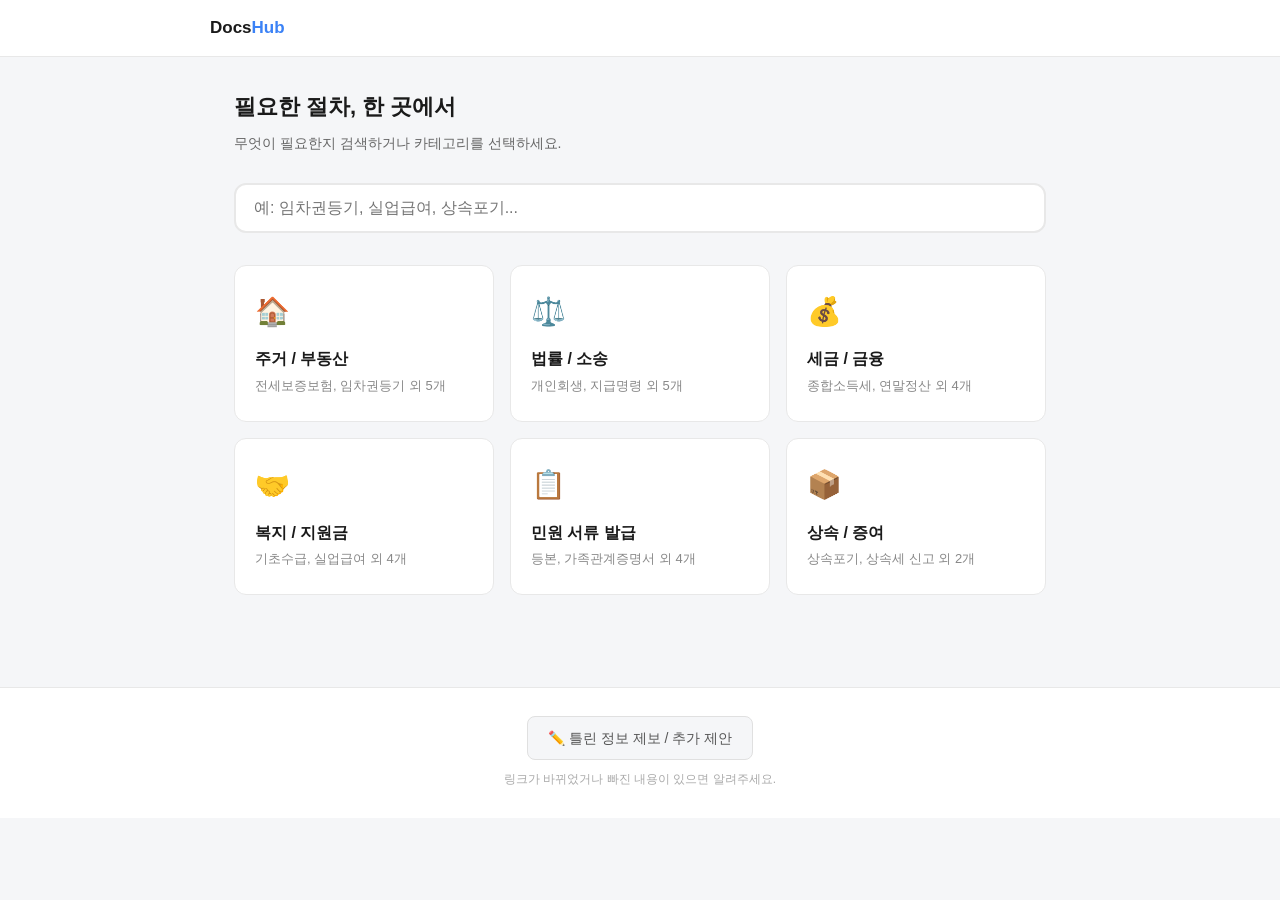
<file: index.html>
<!DOCTYPE html>
<html lang="ko">
<head>
  <meta charset="UTF-8" />
  <meta name="viewport" content="width=device-width, initial-scale=1.0" />
  <title>Docs Hub — 행정절차 링크 허브</title>
  <meta name="description" content="전세보증보험, 임차권등기, 개인회생 등 복잡한 행정절차에 필요한 서류와 공식 발급 링크를 한 곳에서 확인하세요." />
  <meta name="keywords" content="행정절차, 서류발급, 전세보증보험, 임차권등기, 개인회생, 상속포기, 실업급여, 정부24" />
  <meta property="og:title" content="Docs Hub — 행정절차 링크 허브" />
  <meta property="og:description" content="필요한 서류와 발급 링크를 한 곳에서. 복잡한 행정절차를 쉽게." />
  <meta property="og:type" content="website" />
  <meta property="og:url" content="https://marusuk89.github.io/Docs-hub/" />
  <link rel="sitemap" type="application/xml" href="/Docs-hub/sitemap.xml" />
  <link rel="stylesheet" href="style.css" />
  <!-- Google Analytics -->
  <script async src="https://www.googletagmanager.com/gtag/js?id=G-3PV09GTVSR"></script>
  <script>
    window.dataLayer = window.dataLayer || [];
    function gtag(){dataLayer.push(arguments);}
    gtag('js', new Date());
    gtag('config', 'G-3PV09GTVSR');
  </script>
</head>
<body>

<header>
  <div class="header-inner">
    <a class="logo" href="index.html">Docs<span>Hub</span></a>
  </div>
</header>

<main class="container">
  <h1 class="page-title">필요한 절차, 한 곳에서</h1>
  <p class="page-desc">무엇이 필요한지 검색하거나 카테고리를 선택하세요.</p>

  <div id="search-wrapper">
    <input
      id="search-input"
      type="text"
      placeholder="예: 임차권등기, 실업급여, 상속포기..."
      autocomplete="off"
    />
    <div id="search-results"></div>
  </div>

  <div class="category-grid">
    <a class="category-card" href="housing.html">
      <div class="category-icon">🏠</div>
      <div class="category-name">주거 / 부동산</div>
      <div class="category-count">전세보증보험, 임차권등기 외 5개</div>
    </a>

    <a class="category-card" href="legal.html">
      <div class="category-icon">⚖️</div>
      <div class="category-name">법률 / 소송</div>
      <div class="category-count">개인회생, 지급명령 외 5개</div>
    </a>

    <a class="category-card" href="tax.html">
      <div class="category-icon">💰</div>
      <div class="category-name">세금 / 금융</div>
      <div class="category-count">종합소득세, 연말정산 외 4개</div>
    </a>

    <a class="category-card" href="welfare.html">
      <div class="category-icon">🤝</div>
      <div class="category-name">복지 / 지원금</div>
      <div class="category-count">기초수급, 실업급여 외 4개</div>
    </a>

    <a class="category-card" href="documents.html">
      <div class="category-icon">📋</div>
      <div class="category-name">민원 서류 발급</div>
      <div class="category-count">등본, 가족관계증명서 외 4개</div>
    </a>

    <a class="category-card" href="inheritance.html">
      <div class="category-icon">📦</div>
      <div class="category-name">상속 / 증여</div>
      <div class="category-count">상속포기, 상속세 신고 외 2개</div>
    </a>
  </div>
</main>

<script src="search.js?v=2"></script>

<footer>
  <a class="report-btn" href="https://docs.google.com/forms/d/e/1FAIpQLSfH0iR4PAqB8yqGkvp59rIjJJzAT-huLLNUOlIEdWyUlPDl6w/viewform?usp=publish-editor" target="_blank" rel="noopener">
    ✏️ 틀린 정보 제보 / 추가 제안
  </a>
  <p class="footer-note">링크가 바뀌었거나 빠진 내용이 있으면 알려주세요.</p>
</footer>
</body>
</html>
</file>
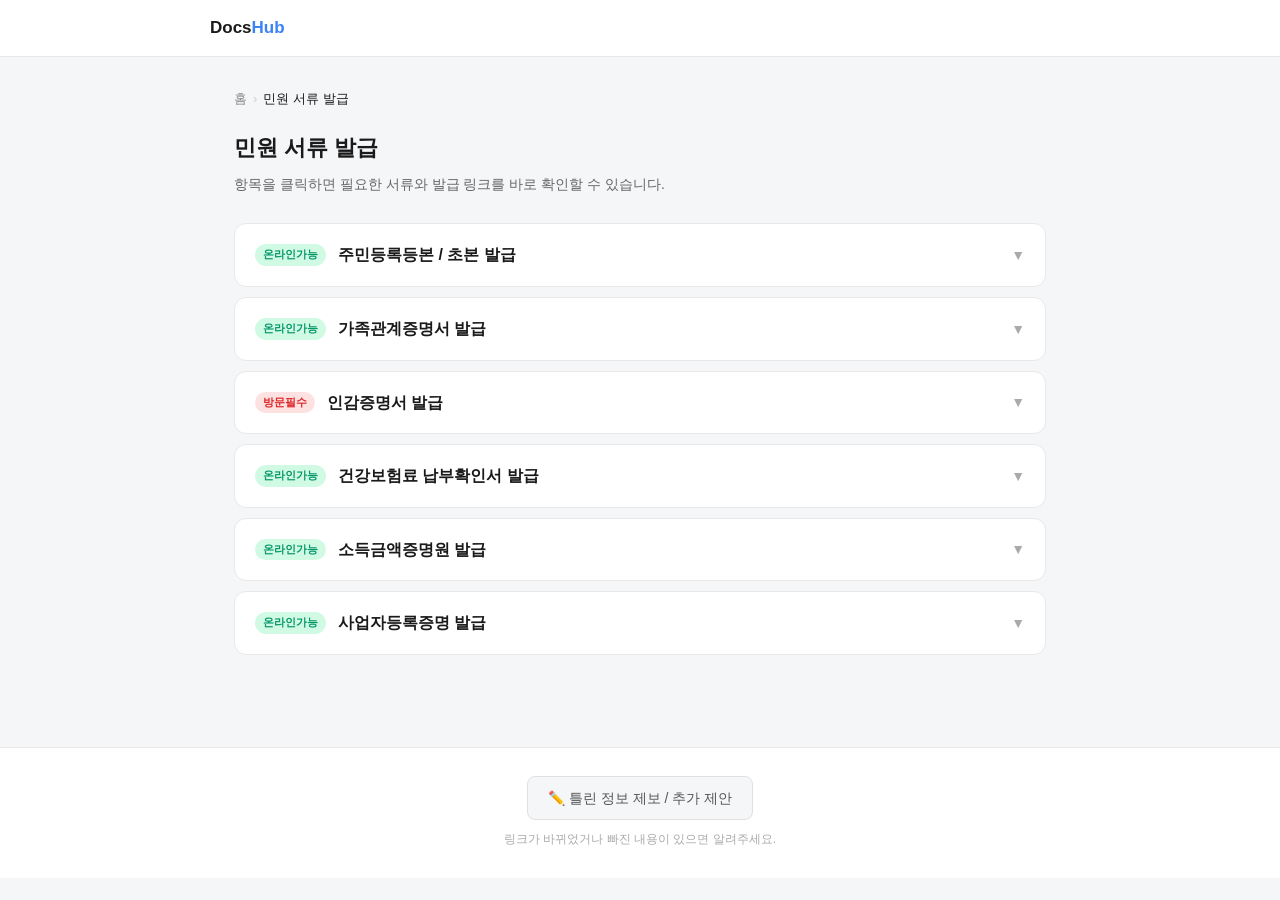
<file: documents.html>
<!DOCTYPE html>
<html lang="ko">
<head>
  <meta charset="UTF-8" />
  <meta name="viewport" content="width=device-width, initial-scale=1.0" />
  <title>민원 서류 발급 — Docs Hub</title>
  <meta name="description" content="주민등록등본, 가족관계증명서, 인감증명서, 소득금액증명원 등 자주 쓰는 민원 서류 발급처와 링크 모음." />
  <meta property="og:title" content="민원 서류 발급 — Docs Hub" />
  <meta property="og:description" content="등본·가족관계증명서 등 민원 서류를 어디서 받는지 한 곳에서 확인." />
  <link rel="stylesheet" href="style.css" />
  <!-- Google Analytics -->
  <script async src="https://www.googletagmanager.com/gtag/js?id=G-3PV09GTVSR"></script>
  <script>
    window.dataLayer = window.dataLayer || [];
    function gtag(){dataLayer.push(arguments);}
    gtag('js', new Date());
    gtag('config', 'G-3PV09GTVSR');
  </script>
</head>
<body>

<header>
  <div class="header-inner">
    <a class="logo" href="index.html">Docs<span>Hub</span></a>
  </div>
</header>

<main class="container">
  <div class="breadcrumb">
    <a href="index.html">홈</a>
    <span class="sep">›</span>
    <span class="current">민원 서류 발급</span>
  </div>

  <h1 class="page-title">민원 서류 발급</h1>
  <p class="page-desc">항목을 클릭하면 필요한 서류와 발급 링크를 바로 확인할 수 있습니다.</p>

  <div class="procedure-list" id="procedure-list"></div>
</main>

<script>const DATA_FILE = './data/documents.json';</script>
<script src="main.js?v=2"></script>

<footer>
  <a class="report-btn" href="https://docs.google.com/forms/d/e/1FAIpQLSfH0iR4PAqB8yqGkvp59rIjJJzAT-huLLNUOlIEdWyUlPDl6w/viewform?usp=publish-editor" target="_blank" rel="noopener">
    ✏️ 틀린 정보 제보 / 추가 제안
  </a>
  <p class="footer-note">링크가 바뀌었거나 빠진 내용이 있으면 알려주세요.</p>
</footer>
</body>
</html>
</file>
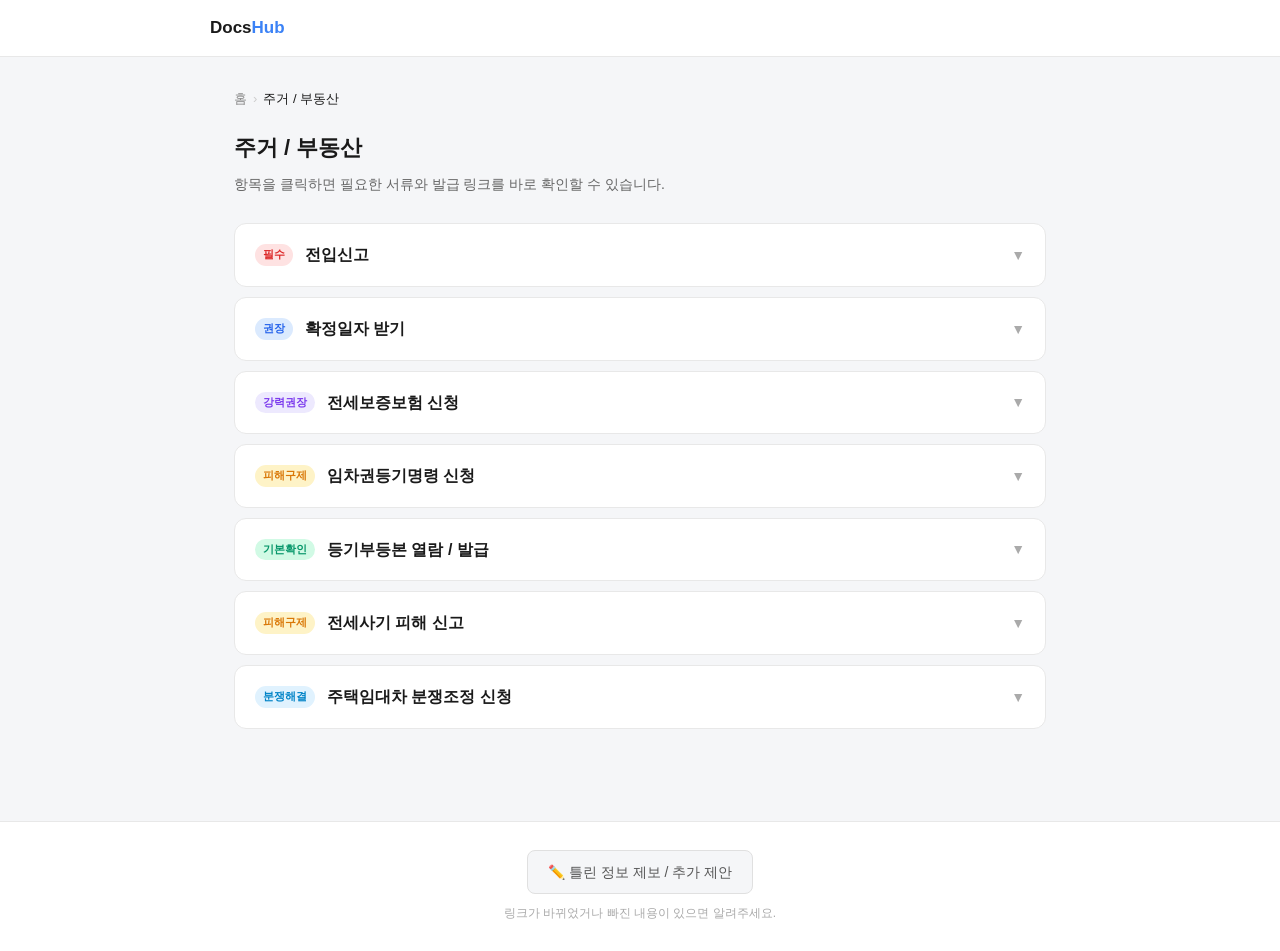
<file: housing.html>
<!DOCTYPE html>
<html lang="ko">
<head>
  <meta charset="UTF-8" />
  <meta name="viewport" content="width=device-width, initial-scale=1.0" />
  <title>주거 / 부동산 — Docs Hub</title>
  <meta name="description" content="전입신고, 확정일자, 전세보증보험, 임차권등기명령, 등기부등본 발급 등 주거·부동산 관련 행정절차 서류와 링크 모음." />
  <meta property="og:title" content="주거 / 부동산 행정절차 — Docs Hub" />
  <meta property="og:description" content="전세보증보험 신청, 임차권등기명령 등 주거 관련 필요 서류와 발급 링크를 한 곳에서." />
  <link rel="stylesheet" href="style.css" />
  <!-- Google Analytics -->
  <script async src="https://www.googletagmanager.com/gtag/js?id=G-3PV09GTVSR"></script>
  <script>
    window.dataLayer = window.dataLayer || [];
    function gtag(){dataLayer.push(arguments);}
    gtag('js', new Date());
    gtag('config', 'G-3PV09GTVSR');
  </script>
</head>
<body>

<header>
  <div class="header-inner">
    <a class="logo" href="index.html">Docs<span>Hub</span></a>
  </div>
</header>

<main class="container">
  <div class="breadcrumb">
    <a href="index.html">홈</a>
    <span class="sep">›</span>
    <span class="current">주거 / 부동산</span>
  </div>

  <h1 class="page-title">주거 / 부동산</h1>
  <p class="page-desc">항목을 클릭하면 필요한 서류와 발급 링크를 바로 확인할 수 있습니다.</p>

  <div class="procedure-list" id="procedure-list">
    <!-- JS로 렌더링 -->
  </div>
</main>

<script>const DATA_FILE = './data/housing.json';</script>
<script src="main.js?v=2"></script>

<footer>
  <a class="report-btn" href="https://docs.google.com/forms/d/e/1FAIpQLSfH0iR4PAqB8yqGkvp59rIjJJzAT-huLLNUOlIEdWyUlPDl6w/viewform?usp=publish-editor" target="_blank" rel="noopener">
    ✏️ 틀린 정보 제보 / 추가 제안
  </a>
  <p class="footer-note">링크가 바뀌었거나 빠진 내용이 있으면 알려주세요.</p>
</footer>
</body>
</html>
</file>
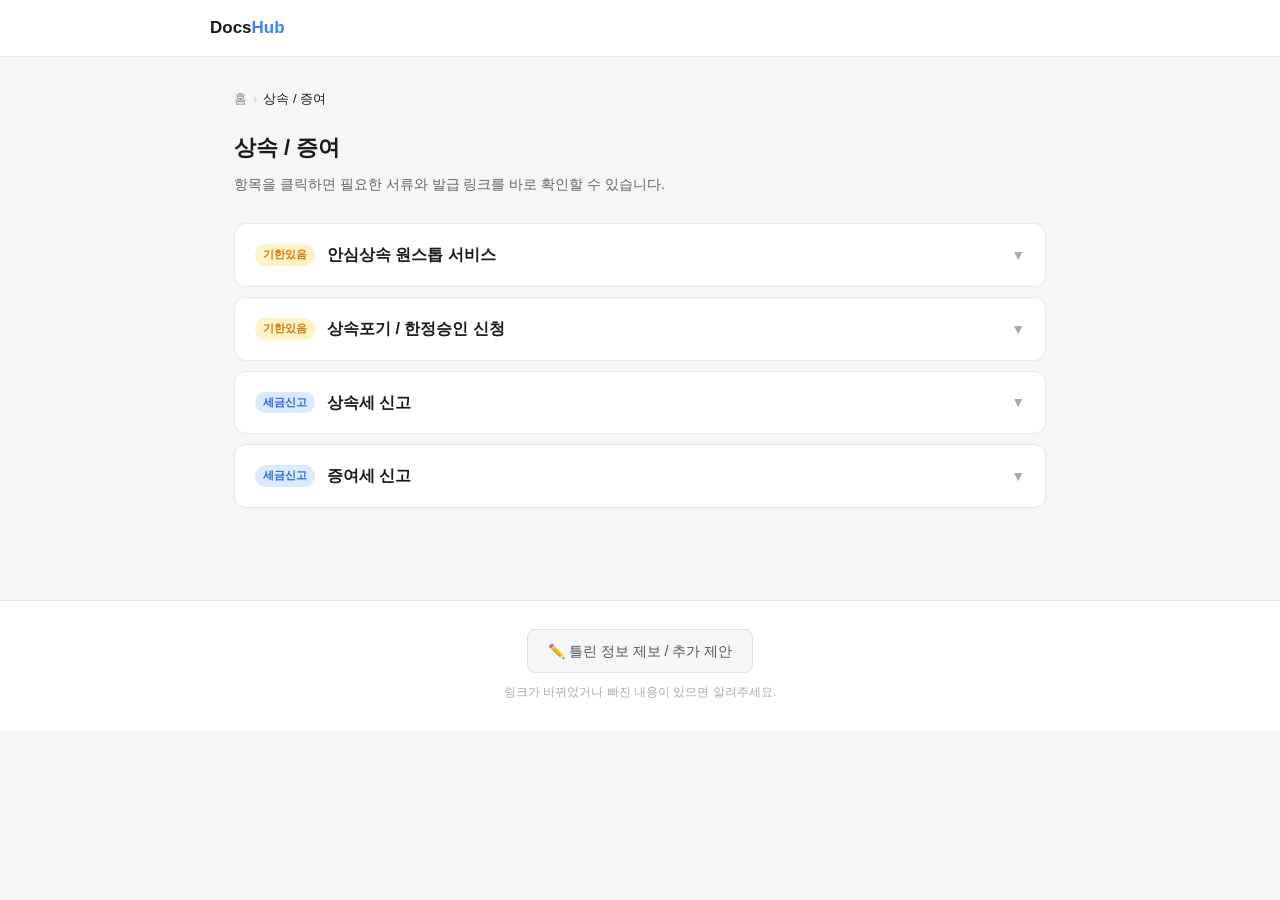
<file: inheritance.html>
<!DOCTYPE html>
<html lang="ko">
<head>
  <meta charset="UTF-8" />
  <meta name="viewport" content="width=device-width, initial-scale=1.0" />
  <title>상속 / 증여 — Docs Hub</title>
  <meta name="description" content="안심상속 원스톱 서비스, 상속포기·한정승인, 상속세·증여세 신고 등 상속·증여 관련 서류와 링크 모음." />
  <meta property="og:title" content="상속 / 증여 — Docs Hub" />
  <meta property="og:description" content="상속포기·상속세 신고 등 상속 관련 절차에 필요한 서류와 링크를 한 곳에서." />
  <link rel="stylesheet" href="style.css" />
  <!-- Google Analytics -->
  <script async src="https://www.googletagmanager.com/gtag/js?id=G-3PV09GTVSR"></script>
  <script>
    window.dataLayer = window.dataLayer || [];
    function gtag(){dataLayer.push(arguments);}
    gtag('js', new Date());
    gtag('config', 'G-3PV09GTVSR');
  </script>
</head>
<body>

<header>
  <div class="header-inner">
    <a class="logo" href="index.html">Docs<span>Hub</span></a>
  </div>
</header>

<main class="container">
  <div class="breadcrumb">
    <a href="index.html">홈</a>
    <span class="sep">›</span>
    <span class="current">상속 / 증여</span>
  </div>

  <h1 class="page-title">상속 / 증여</h1>
  <p class="page-desc">항목을 클릭하면 필요한 서류와 발급 링크를 바로 확인할 수 있습니다.</p>

  <div class="procedure-list" id="procedure-list"></div>
</main>

<script>const DATA_FILE = './data/inheritance.json';</script>
<script src="main.js?v=2"></script>

<footer>
  <a class="report-btn" href="https://docs.google.com/forms/d/e/1FAIpQLSfH0iR4PAqB8yqGkvp59rIjJJzAT-huLLNUOlIEdWyUlPDl6w/viewform?usp=publish-editor" target="_blank" rel="noopener">
    ✏️ 틀린 정보 제보 / 추가 제안
  </a>
  <p class="footer-note">링크가 바뀌었거나 빠진 내용이 있으면 알려주세요.</p>
</footer>
</body>
</html>
</file>
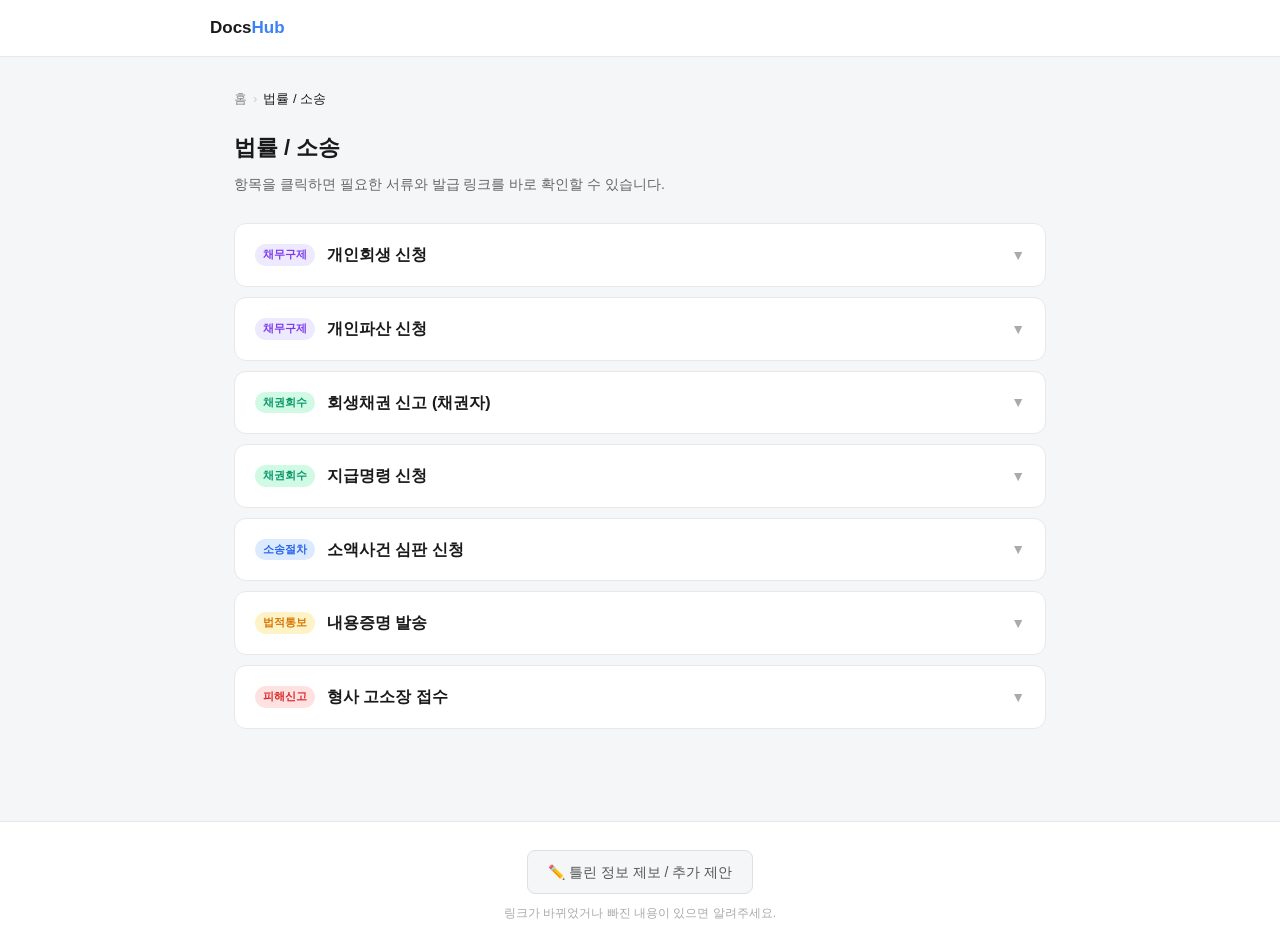
<file: legal.html>
<!DOCTYPE html>
<html lang="ko">
<head>
  <meta charset="UTF-8" />
  <meta name="viewport" content="width=device-width, initial-scale=1.0" />
  <title>법률 / 소송 — Docs Hub</title>
  <meta name="description" content="개인회생, 개인파산, 회생채권 신고, 지급명령, 내용증명 등 법률·소송 관련 서류와 법원 전자소송 링크 모음." />
  <meta property="og:title" content="법률 / 소송 행정절차 — Docs Hub" />
  <meta property="og:description" content="개인회생·파산 신청, 지급명령 등 법률 절차에 필요한 서류와 링크를 한 곳에서." />
  <link rel="stylesheet" href="style.css" />
  <!-- Google Analytics -->
  <script async src="https://www.googletagmanager.com/gtag/js?id=G-3PV09GTVSR"></script>
  <script>
    window.dataLayer = window.dataLayer || [];
    function gtag(){dataLayer.push(arguments);}
    gtag('js', new Date());
    gtag('config', 'G-3PV09GTVSR');
  </script>
</head>
<body>

<header>
  <div class="header-inner">
    <a class="logo" href="index.html">Docs<span>Hub</span></a>
  </div>
</header>

<main class="container">
  <div class="breadcrumb">
    <a href="index.html">홈</a>
    <span class="sep">›</span>
    <span class="current">법률 / 소송</span>
  </div>

  <h1 class="page-title">법률 / 소송</h1>
  <p class="page-desc">항목을 클릭하면 필요한 서류와 발급 링크를 바로 확인할 수 있습니다.</p>

  <div class="procedure-list" id="procedure-list"></div>
</main>

<script>const DATA_FILE = './data/legal.json';</script>
<script src="main.js?v=2"></script>

<footer>
  <a class="report-btn" href="https://docs.google.com/forms/d/e/1FAIpQLSfH0iR4PAqB8yqGkvp59rIjJJzAT-huLLNUOlIEdWyUlPDl6w/viewform?usp=publish-editor" target="_blank" rel="noopener">
    ✏️ 틀린 정보 제보 / 추가 제안
  </a>
  <p class="footer-note">링크가 바뀌었거나 빠진 내용이 있으면 알려주세요.</p>
</footer>
</body>
</html>
</file>
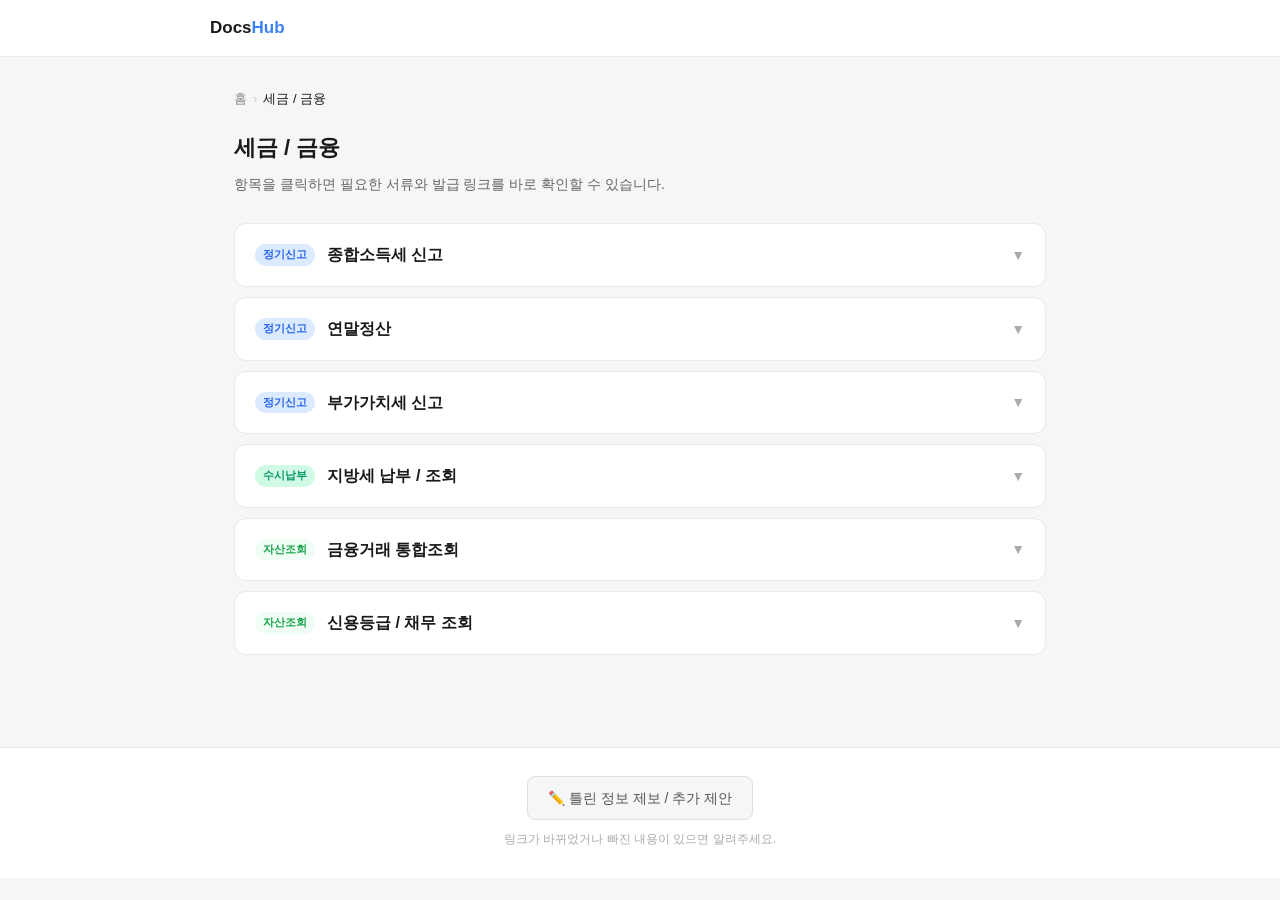
<file: tax.html>
<!DOCTYPE html>
<html lang="ko">
<head>
  <meta charset="UTF-8" />
  <meta name="viewport" content="width=device-width, initial-scale=1.0" />
  <title>세금 / 금융 — Docs Hub</title>
  <meta name="description" content="종합소득세, 연말정산, 부가가치세 신고, 지방세 납부, 금융거래 통합조회 등 세금·금융 관련 서류와 홈택스 링크 모음." />
  <meta property="og:title" content="세금 / 금융 행정절차 — Docs Hub" />
  <meta property="og:description" content="종합소득세·연말정산 등 세금 신고에 필요한 서류와 링크를 한 곳에서." />
  <link rel="stylesheet" href="style.css" />
  <!-- Google Analytics -->
  <script async src="https://www.googletagmanager.com/gtag/js?id=G-3PV09GTVSR"></script>
  <script>
    window.dataLayer = window.dataLayer || [];
    function gtag(){dataLayer.push(arguments);}
    gtag('js', new Date());
    gtag('config', 'G-3PV09GTVSR');
  </script>
</head>
<body>

<header>
  <div class="header-inner">
    <a class="logo" href="index.html">Docs<span>Hub</span></a>
  </div>
</header>

<main class="container">
  <div class="breadcrumb">
    <a href="index.html">홈</a>
    <span class="sep">›</span>
    <span class="current">세금 / 금융</span>
  </div>

  <h1 class="page-title">세금 / 금융</h1>
  <p class="page-desc">항목을 클릭하면 필요한 서류와 발급 링크를 바로 확인할 수 있습니다.</p>

  <div class="procedure-list" id="procedure-list"></div>
</main>

<script>const DATA_FILE = './data/tax.json';</script>
<script src="main.js?v=2"></script>

<footer>
  <a class="report-btn" href="https://docs.google.com/forms/d/e/1FAIpQLSfH0iR4PAqB8yqGkvp59rIjJJzAT-huLLNUOlIEdWyUlPDl6w/viewform?usp=publish-editor" target="_blank" rel="noopener">
    ✏️ 틀린 정보 제보 / 추가 제안
  </a>
  <p class="footer-note">링크가 바뀌었거나 빠진 내용이 있으면 알려주세요.</p>
</footer>
</body>
</html>
</file>
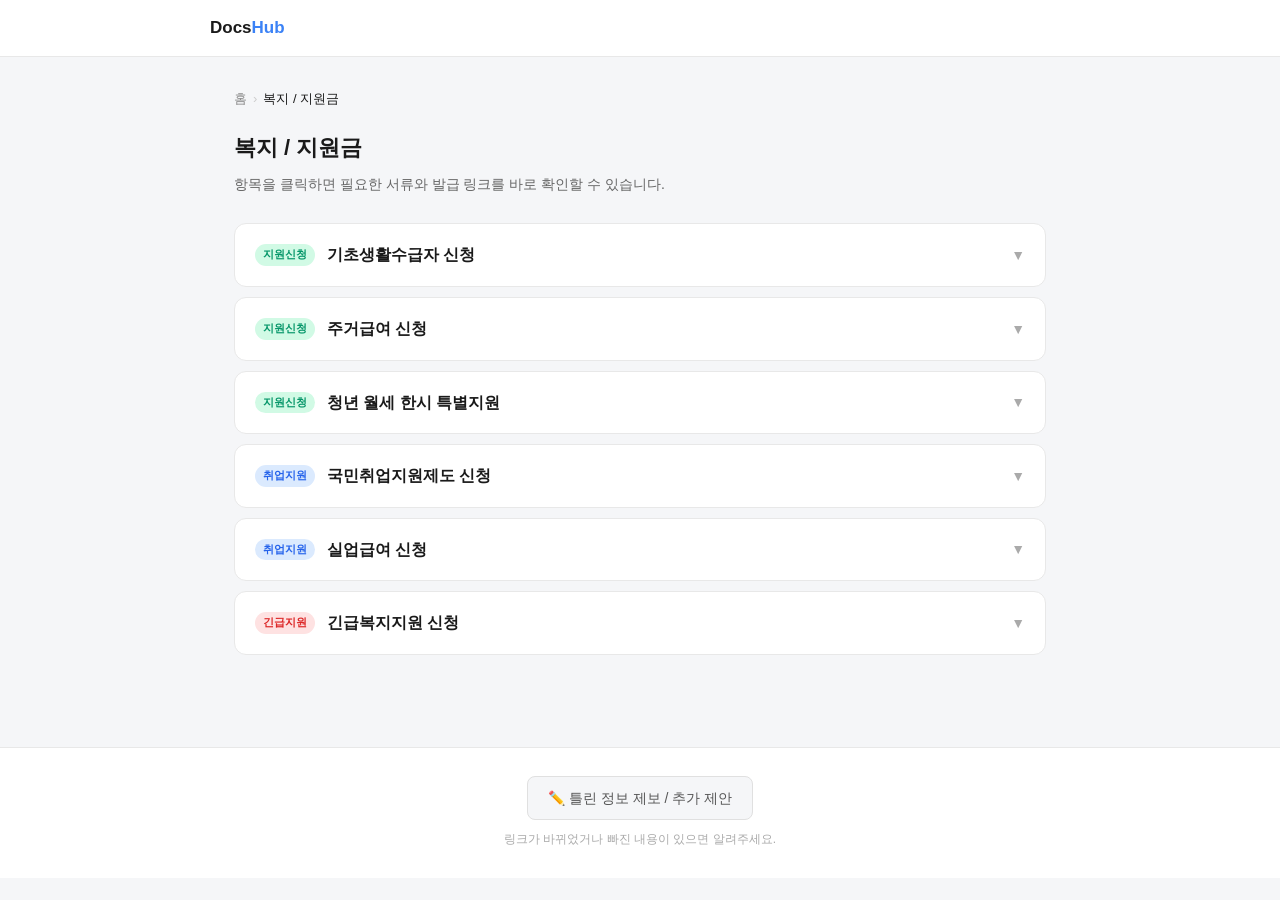
<file: welfare.html>
<!DOCTYPE html>
<html lang="ko">
<head>
  <meta charset="UTF-8" />
  <meta name="viewport" content="width=device-width, initial-scale=1.0" />
  <title>복지 / 지원금 — Docs Hub</title>
  <meta name="description" content="기초생활수급자, 주거급여, 청년월세지원, 실업급여, 국민취업지원제도 등 복지·지원금 신청 서류와 링크 모음." />
  <meta property="og:title" content="복지 / 지원금 — Docs Hub" />
  <meta property="og:description" content="실업급여·기초수급 등 복지 지원금 신청에 필요한 서류와 링크를 한 곳에서." />
  <link rel="stylesheet" href="style.css" />
  <!-- Google Analytics -->
  <script async src="https://www.googletagmanager.com/gtag/js?id=G-3PV09GTVSR"></script>
  <script>
    window.dataLayer = window.dataLayer || [];
    function gtag(){dataLayer.push(arguments);}
    gtag('js', new Date());
    gtag('config', 'G-3PV09GTVSR');
  </script>
</head>
<body>

<header>
  <div class="header-inner">
    <a class="logo" href="index.html">Docs<span>Hub</span></a>
  </div>
</header>

<main class="container">
  <div class="breadcrumb">
    <a href="index.html">홈</a>
    <span class="sep">›</span>
    <span class="current">복지 / 지원금</span>
  </div>

  <h1 class="page-title">복지 / 지원금</h1>
  <p class="page-desc">항목을 클릭하면 필요한 서류와 발급 링크를 바로 확인할 수 있습니다.</p>

  <div class="procedure-list" id="procedure-list"></div>
</main>

<script>const DATA_FILE = './data/welfare.json';</script>
<script src="main.js?v=2"></script>

<footer>
  <a class="report-btn" href="https://docs.google.com/forms/d/e/1FAIpQLSfH0iR4PAqB8yqGkvp59rIjJJzAT-huLLNUOlIEdWyUlPDl6w/viewform?usp=publish-editor" target="_blank" rel="noopener">
    ✏️ 틀린 정보 제보 / 추가 제안
  </a>
  <p class="footer-note">링크가 바뀌었거나 빠진 내용이 있으면 알려주세요.</p>
</footer>
</body>
</html>
</file>
<file: style.css>
* {
  box-sizing: border-box;
  margin: 0;
  padding: 0;
}

body {
  font-family: 'Pretendard', 'Apple SD Gothic Neo', 'Noto Sans KR', sans-serif;
  background: #f5f6f8;
  color: #1a1a1a;
  line-height: 1.6;
}

/* ── 헤더 ── */
header {
  background: #fff;
  border-bottom: 1px solid #e8e8e8;
  padding: 0 24px;
}

.header-inner {
  max-width: 860px;
  margin: 0 auto;
  display: flex;
  align-items: center;
  height: 56px;
  gap: 12px;
}

.logo {
  font-size: 17px;
  font-weight: 700;
  color: #1a1a1a;
  text-decoration: none;
}

.logo span {
  color: #3b82f6;
}

/* ── 메인 컨테이너 ── */
.container {
  max-width: 860px;
  margin: 0 auto;
  padding: 32px 24px;
}

/* ── 검색 ── */
#search-wrapper {
  position: relative;
  margin-bottom: 32px;
}

#search-input {
  width: 100%;
  padding: 14px 18px;
  font-size: 16px;
  border: 2px solid #e8e8e8;
  border-radius: 12px;
  outline: none;
  transition: border-color 0.15s;
  background: #fff;
  font-family: inherit;
}

#search-input:focus {
  border-color: #3b82f6;
}

#search-results {
  display: none;
  position: absolute;
  top: calc(100% + 6px);
  left: 0;
  right: 0;
  background: #fff;
  border: 1px solid #e8e8e8;
  border-radius: 12px;
  box-shadow: 0 8px 24px rgba(0,0,0,0.08);
  z-index: 100;
  overflow: hidden;
  max-height: 400px;
  overflow-y: auto;
}

.search-result-item {
  display: flex;
  align-items: center;
  gap: 12px;
  padding: 12px 16px;
  text-decoration: none;
  color: inherit;
  border-bottom: 1px solid #f5f5f5;
  transition: background 0.1s;
}

.search-result-item:last-child {
  border-bottom: none;
}

.search-result-item:hover {
  background: #f8faff;
}

.search-result-icon {
  font-size: 18px;
  flex-shrink: 0;
}

.search-result-body {
  flex: 1;
  display: flex;
  flex-direction: column;
  gap: 2px;
}

.search-result-title {
  font-size: 15px;
  font-weight: 600;
}

.search-result-category {
  font-size: 12px;
  color: #888;
}

.search-empty {
  padding: 20px;
  text-align: center;
  font-size: 14px;
  color: #aaa;
}

/* ── 홈 페이지 ── */
.page-title {
  font-size: 22px;
  font-weight: 700;
  margin-bottom: 8px;
}

.page-desc {
  font-size: 14px;
  color: #666;
  margin-bottom: 28px;
}

.category-grid {
  display: grid;
  grid-template-columns: repeat(auto-fill, minmax(220px, 1fr));
  gap: 16px;
}

.category-card {
  background: #fff;
  border: 1px solid #e8e8e8;
  border-radius: 12px;
  padding: 24px 20px;
  cursor: pointer;
  text-decoration: none;
  color: inherit;
  display: block;
  transition: border-color 0.15s, box-shadow 0.15s;
}

.category-card:hover {
  border-color: #3b82f6;
  box-shadow: 0 2px 12px rgba(59, 130, 246, 0.1);
}

.category-icon {
  font-size: 28px;
  margin-bottom: 12px;
}

.category-name {
  font-size: 16px;
  font-weight: 700;
  margin-bottom: 4px;
}

.category-count {
  font-size: 13px;
  color: #888;
}

/* ── 브레드크럼 ── */
.breadcrumb {
  display: flex;
  align-items: center;
  gap: 6px;
  font-size: 13px;
  color: #888;
  margin-bottom: 20px;
}

.breadcrumb a {
  color: #888;
  text-decoration: none;
}

.breadcrumb a:hover {
  color: #3b82f6;
}

.breadcrumb .sep {
  color: #ccc;
}

.breadcrumb .current {
  color: #1a1a1a;
  font-weight: 500;
}

/* ── 절차 목록 ── */
.procedure-list {
  display: flex;
  flex-direction: column;
  gap: 10px;
}

.procedure-item {
  background: #fff;
  border: 1px solid #e8e8e8;
  border-radius: 12px;
  overflow: hidden;
  transition: border-color 0.15s;
}

.procedure-item.open {
  border-color: #3b82f6;
}

.procedure-header {
  display: flex;
  align-items: center;
  padding: 18px 20px;
  cursor: pointer;
  gap: 12px;
  user-select: none;
}

.procedure-header:hover {
  background: #fafafa;
}

.tag {
  font-size: 11px;
  font-weight: 600;
  padding: 2px 8px;
  border-radius: 20px;
  white-space: nowrap;
  flex-shrink: 0;
}

.tag-필수     { background: #fee2e2; color: #dc2626; }
.tag-권장     { background: #dbeafe; color: #2563eb; }
.tag-강력권장 { background: #ede9fe; color: #7c3aed; }
.tag-피해구제 { background: #fef3c7; color: #d97706; }
.tag-기본확인 { background: #d1fae5; color: #059669; }
.tag-분쟁해결 { background: #e0f2fe; color: #0284c7; }
/* 법률 */
.tag-채무구제 { background: #ede9fe; color: #7c3aed; }
.tag-채권회수 { background: #d1fae5; color: #059669; }
.tag-소송절차 { background: #dbeafe; color: #2563eb; }
.tag-법적통보 { background: #fef3c7; color: #d97706; }
.tag-피해신고 { background: #fee2e2; color: #dc2626; }
/* 세금/금융 */
.tag-정기신고 { background: #dbeafe; color: #2563eb; }
.tag-수시납부 { background: #d1fae5; color: #059669; }
.tag-자산조회 { background: #f0fdf4; color: #16a34a; }
/* 복지 */
.tag-지원신청 { background: #d1fae5; color: #059669; }
.tag-취업지원 { background: #dbeafe; color: #2563eb; }
.tag-긴급지원 { background: #fee2e2; color: #dc2626; }
/* 민원서류 */
.tag-온라인가능 { background: #d1fae5; color: #059669; }
.tag-방문필수   { background: #fee2e2; color: #dc2626; }
/* 상속/증여 */
.tag-기한있음 { background: #fef3c7; color: #d97706; }
.tag-세금신고 { background: #dbeafe; color: #2563eb; }

.procedure-title {
  font-size: 16px;
  font-weight: 600;
  flex: 1;
}

.procedure-desc-short {
  font-size: 13px;
  color: #888;
  flex: 2;
  display: none;
}

.chevron {
  color: #aaa;
  font-size: 14px;
  transition: transform 0.2s;
  flex-shrink: 0;
}

.procedure-item.open .chevron {
  transform: rotate(180deg);
}

/* ── 상세 패널 ── */
.procedure-detail {
  display: none;
  padding: 0 20px 20px;
  border-top: 1px solid #f0f0f0;
}

.procedure-item.open .procedure-detail {
  display: block;
}

.detail-desc {
  font-size: 14px;
  color: #555;
  padding: 14px 0 18px;
  border-bottom: 1px solid #f0f0f0;
}

.section-label {
  font-size: 12px;
  font-weight: 700;
  color: #888;
  letter-spacing: 0.05em;
  text-transform: uppercase;
  margin: 16px 0 10px;
}

/* ── 서류 테이블 ── */
.doc-table {
  width: 100%;
  border-collapse: collapse;
}

.doc-table th {
  font-size: 12px;
  color: #aaa;
  font-weight: 500;
  text-align: left;
  padding: 6px 10px;
  border-bottom: 1px solid #f0f0f0;
}

.doc-table td {
  font-size: 14px;
  padding: 10px 10px;
  border-bottom: 1px solid #f8f8f8;
  vertical-align: middle;
}

.doc-table tr:last-child td {
  border-bottom: none;
}

.doc-name {
  font-weight: 500;
}

.doc-source {
  color: #888;
  font-size: 13px;
}

.link-btn {
  display: inline-block;
  font-size: 12px;
  font-weight: 600;
  color: #3b82f6;
  background: #eff6ff;
  border: 1px solid #bfdbfe;
  border-radius: 6px;
  padding: 4px 10px;
  text-decoration: none;
  white-space: nowrap;
  transition: background 0.15s;
}

.link-btn:hover {
  background: #dbeafe;
}

.no-link {
  font-size: 12px;
  color: #ccc;
}

/* ── 신청처 ── */
.apply-list {
  display: flex;
  flex-wrap: wrap;
  gap: 8px;
}

.apply-btn {
  display: inline-flex;
  align-items: center;
  gap: 5px;
  font-size: 13px;
  font-weight: 600;
  color: #fff;
  background: #3b82f6;
  border-radius: 8px;
  padding: 8px 14px;
  text-decoration: none;
  transition: background 0.15s;
}

.apply-btn:hover {
  background: #2563eb;
}

.apply-btn.no-link-apply {
  background: #f0f0f0;
  color: #888;
  cursor: default;
}

/* ── 참고사항 ── */
.notes-box {
  background: #fffbeb;
  border: 1px solid #fde68a;
  border-radius: 8px;
  padding: 10px 14px;
  font-size: 13px;
  color: #92400e;
  margin-top: 16px;
}

.notes-box::before {
  content: "참고  ";
  font-weight: 700;
}

/* ── 푸터 ── */
footer {
  margin-top: 60px;
  padding: 28px 24px;
  border-top: 1px solid #e8e8e8;
  background: #fff;
  text-align: center;
}

.report-btn {
  display: inline-flex;
  align-items: center;
  gap: 6px;
  font-size: 14px;
  font-weight: 500;
  color: #555;
  background: #f5f6f8;
  border: 1px solid #e0e0e0;
  border-radius: 8px;
  padding: 10px 20px;
  text-decoration: none;
  transition: background 0.15s, color 0.15s;
}

.report-btn:hover {
  background: #e8f0fe;
  color: #2563eb;
  border-color: #bfdbfe;
}

.footer-note {
  margin-top: 10px;
  font-size: 12px;
  color: #aaa;
}

/* ── 반응형 ── */
@media (max-width: 600px) {
  .container {
    padding: 20px 16px;
  }

  .procedure-desc-short {
    display: none !important;
  }

  .doc-table th:nth-child(2),
  .doc-table td:nth-child(2) {
    display: none;
  }
}
</file>
